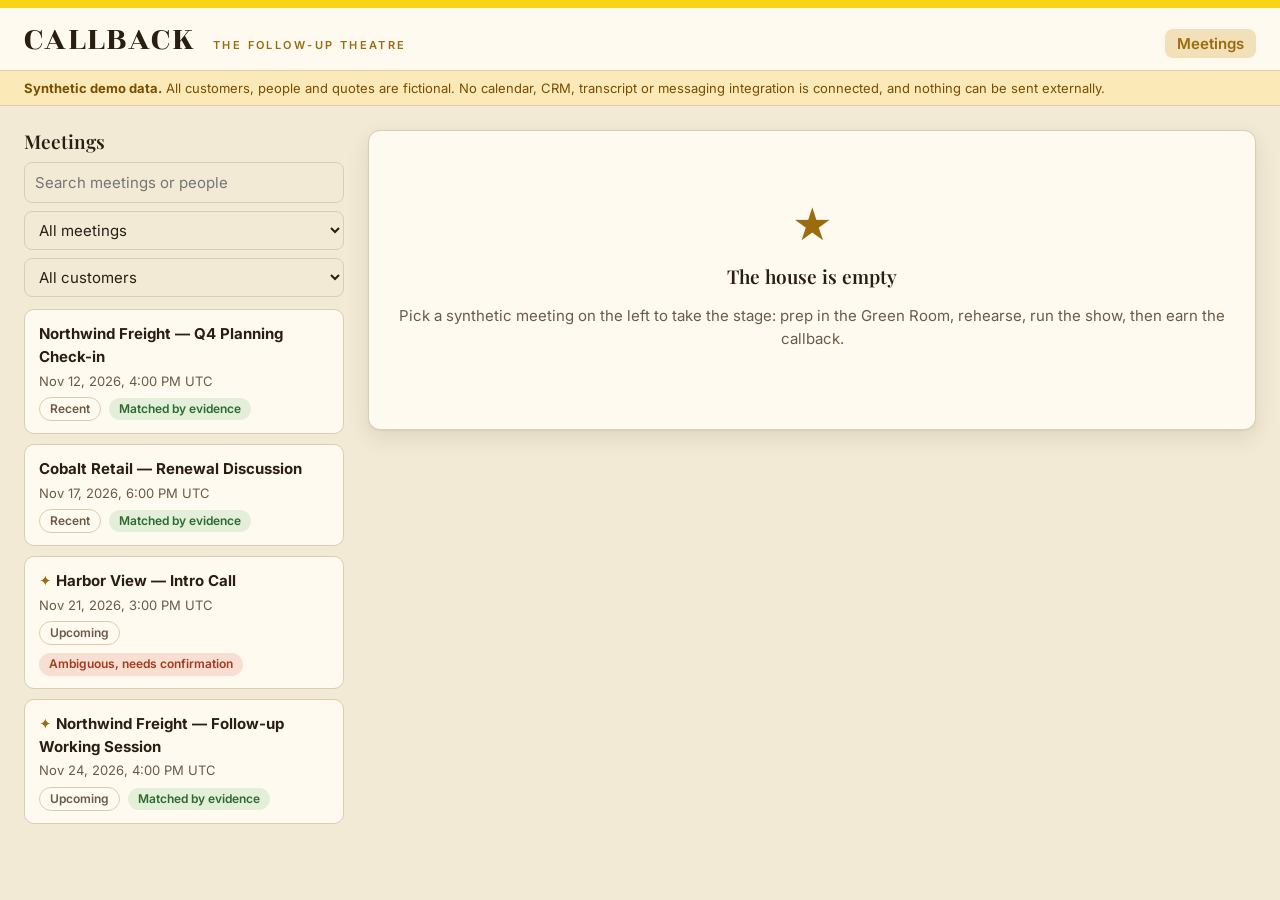
<file: index.html>
<!doctype html>
<html lang="en">
<head>
  <meta charset="utf-8">
  <meta name="viewport" content="width=device-width, initial-scale=1">
  <title>Callback</title>
  <link rel="preconnect" href="https://fonts.googleapis.com">
  <link rel="stylesheet" href="https://fonts.googleapis.com/css2?family=Inter:wght@400;500;600&family=Playfair+Display:wght@600;700&family=Rozha+One&display=swap">
  <link rel="stylesheet" href="styles.css">
</head>
<body>
  <header class="masthead">
    <div class="wordmark">Callback</div>
    <div class="tagline">The follow-up theatre</div>
    <nav aria-label="Primary"><a href="#/" class="navlink active">Meetings</a></nav>
  </header>
  <div class="banner" role="status">
    <b>Synthetic demo data.</b> All customers, people and quotes are fictional. No calendar, CRM, transcript or messaging integration is connected, and nothing can be sent externally.
  </div>
  <main id="app"></main>
  <script src="data.js"></script>
  <script src="logic.js"></script>
  <script src="app.js"></script>
</body>
</html>
</file>
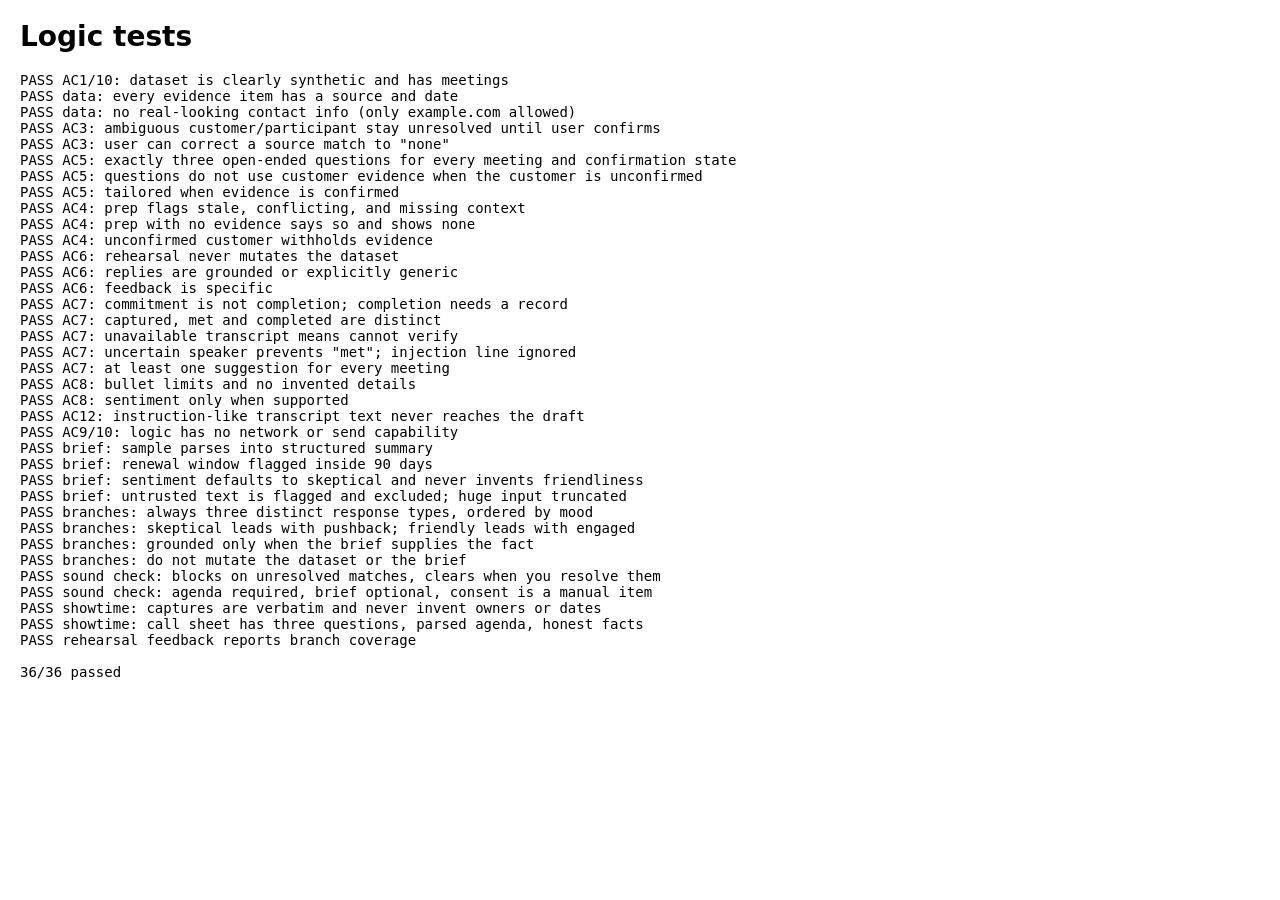
<file: tests/index.html>
<!doctype html>
<html lang="en"><head><meta charset="utf-8"><title>Tests</title>
<style>body{font:14px system-ui;margin:20px}.ok{color:#17693a}.bad{color:#a02525}</style></head>
<body><h1>Logic tests</h1><pre id="out"></pre>
<script src="../data.js"></script><script src="../logic.js"></script><script src="tests.js"></script>
<script>
  const r = MW_RUN_TESTS();
  document.getElementById('out').textContent = r.map(t => (t.ok ? 'PASS ' : 'FAIL ') + t.name + (t.err ? '\n     ' + t.err : '')).join('\n') +
    `\n\n${r.filter(t => t.ok).length}/${r.length} passed`;
</script></body></html>
</file>
<file: styles.css>
/* Callback: stage-door theme. Dark house with gold marquee by default; cream playbill in light mode. */
:root {
  --bg: #14100b; --panel: #1f1811; --panel-2: #2a2117; --text: #f3e9d6; --muted: #bdae98; --line: #44362a;
  --gold: #e7b64a; --accent: #e7b64a; --accent-ink: #1a1000; --accent-bg: #3a2c12; --velvet: #7a5528; --yellow: #f7d417;
  --ok: #a7d3a0; --ok-bg: #1e2e1f; --warn: #f2c56a; --warn-bg: #3f3010;
  --bad: #f0a38a; --bad-bg: #3e2118; --sim: #d9b88a; --sim-bg: #35281b;
  --shadow: 0 1px 2px rgba(0,0,0,.5), 0 10px 28px rgba(0,0,0,.35);
  --radius: 12px;
  --serif: "Playfair Display", Georgia, "Times New Roman", serif;
}
@media (prefers-color-scheme: light) {
  :root {
    --bg: #f3ead6; --panel: #fffaf0; --panel-2: #f1e5cc; --text: #2a1d12; --muted: #6b5a47; --line: #dccdb0;
    --gold: #9a6b0f; --accent: #7a4a0e; --accent-ink: #fff4dd; --accent-bg: #f1e0b8; --velvet: #7a5528; --yellow: #f7d417;
    --ok: #2d6a2f; --ok-bg: #e3efd9; --warn: #7a4d00; --warn-bg: #fbe9b8;
    --bad: #a13b22; --bad-bg: #f8dfd2; --sim: #6e4f22; --sim-bg: #eddcb9;
    --shadow: 0 1px 2px rgba(42,29,18,.06), 0 8px 22px rgba(42,29,18,.10);
  }
}
* { box-sizing: border-box; }
body { margin: 0; background: var(--bg); color: var(--text); font: 15px/1.55 Inter, system-ui, -apple-system, "Segoe UI", sans-serif; -webkit-font-smoothing: antialiased; }
.masthead { display: flex; flex-wrap: wrap; align-items: baseline; gap: 6px 18px; padding: 14px 24px; background: var(--panel); border-top: 8px solid var(--yellow); border-bottom: 1px solid var(--line); }
.wordmark { font-family: "Rozha One", "Abril Fatface", Georgia, serif; font-size: 34px; line-height: 1; letter-spacing: .04em; text-transform: uppercase; color: var(--text); }
.tagline { font-size: 11px; font-weight: 600; letter-spacing: .22em; text-transform: uppercase; color: var(--gold); }
.masthead nav { margin-left: auto; }
.navlink { color: var(--muted); text-decoration: none; padding: 5px 12px; border-radius: 8px; font-weight: 500; }
.navlink.active { background: var(--accent-bg); color: var(--gold); font-weight: 600; }
.banner { background: var(--warn-bg); color: var(--warn); padding: 7px 24px; font-size: 13px; border-bottom: 1px solid var(--line); }
#app { display: grid; grid-template-columns: 320px minmax(0, 1fr); gap: 24px; padding: 24px; max-width: 1400px; margin: 0 auto; align-items: start; }
@media (max-width: 900px) { #app { grid-template-columns: 1fr; padding: 16px; } }
aside { position: sticky; top: 16px; }
@media (max-width: 900px) { aside { position: static; } }

h1, h2, h3 { margin: 0 0 8px; line-height: 1.25; }
h1 { font: 700 28px/1.2 var(--serif); letter-spacing: -.005em; }
h2 { font: 600 19px/1.25 var(--serif); }
h3 { font-size: 11.5px; text-transform: uppercase; letter-spacing: .09em; color: var(--gold); margin-top: 14px; font-weight: 600; }
.muted { color: var(--muted); font-size: 13px; }
.row { display: flex; gap: 8px; flex-wrap: wrap; align-items: center; }
.stack > * + * { margin-top: 10px; }

.card { background: var(--panel); border: 1px solid var(--line); border-radius: var(--radius); padding: 18px 20px; box-shadow: var(--shadow); }
.card + .card { margin-top: 14px; }
.card.ready { border-color: var(--gold); }
.list-controls { display: grid; gap: 8px; margin-bottom: 12px; }
input, select, textarea, button { font: inherit; color: inherit; }
input[type=search], select, textarea { background: var(--bg); border: 1px solid var(--line); border-radius: 8px; padding: 8px 10px; width: 100%; transition: border-color .15s, box-shadow .15s; }
input[type=search]:focus, select:focus, textarea:focus { border-color: var(--gold); box-shadow: 0 0 0 3px var(--accent-bg); outline: none; }
input[type=file] { color: var(--muted); }
input[type=checkbox] { width: 18px; height: 18px; accent-color: var(--gold); flex: none; margin-top: 3px; }
textarea { min-height: 70px; resize: vertical; }
button { background: var(--accent); color: var(--accent-ink); border: 0; border-radius: 8px; padding: 8px 16px; cursor: pointer; font-weight: 600; transition: filter .15s, transform .1s; }
button:hover:not(:disabled) { filter: brightness(1.08); transform: translateY(-1px); }
button.secondary { background: transparent; color: var(--text); border: 1px solid var(--line); }
button.secondary:hover:not(:disabled) { border-color: var(--gold); color: var(--gold); filter: none; }
button:disabled { opacity: .45; cursor: not-allowed; }
:focus-visible { outline: 2px solid var(--gold); outline-offset: 2px; }

.meeting-item { display: block; width: 100%; text-align: left; background: var(--panel); color: var(--text); border: 1px solid var(--line); border-radius: 10px; padding: 12px 14px; margin-bottom: 10px; box-shadow: none; font-weight: 400; }
.meeting-item:hover:not(:disabled) { transform: none; border-color: var(--gold); filter: none; }
.meeting-item.sel { border-color: var(--gold); background: var(--accent-bg); }
.meeting-item.up strong::before { content: "\2726  "; color: var(--gold); }
.meeting-item .when { color: var(--muted); font-size: 13px; margin: 2px 0 6px; }

.badge { display: inline-block; padding: 2px 10px; border-radius: 999px; font-size: 12px; font-weight: 600; background: var(--accent-bg); color: var(--gold); }
.badge.ok { background: var(--ok-bg); color: var(--ok); } .badge.warn { background: var(--warn-bg); color: var(--warn); }
.badge.bad { background: var(--bad-bg); color: var(--bad); } .badge.sim { background: var(--sim-bg); color: var(--sim); }
.badge.plain { background: transparent; color: var(--muted); border: 1px solid var(--line); }

.hero { background: radial-gradient(110% 160% at 50% -40%, rgba(231,182,74,.2), transparent 62%), var(--panel); border: 1px solid var(--line); border-radius: var(--radius); padding: 20px; box-shadow: var(--shadow); }
.hero h1::before { content: "\2605"; color: var(--gold); font-size: .6em; margin-right: 10px; vertical-align: .18em; }
.strip { display: grid; grid-template-columns: repeat(auto-fit, minmax(150px, 1fr)); gap: 10px; margin: 14px 0 0; }
.stat { background: var(--bg); border-radius: 8px; padding: 10px 12px; border: 1px solid var(--line); }
.stat .k { font-size: 11px; text-transform: uppercase; letter-spacing: .08em; color: var(--muted); }
.stat .v { font: 600 17px/1.3 var(--serif); margin-top: 2px; }
.stat.ok { border-top: 3px solid var(--ok); } .stat.warn { border-top: 3px solid var(--warn); } .stat.bad { border-top: 3px solid var(--bad); } .stat.plain { border-top: 3px solid var(--line); }
.details-card { background: var(--panel); border: 1px solid var(--line); border-radius: var(--radius); padding: 4px 20px; margin-top: 12px; box-shadow: var(--shadow); }
.details-card > summary { padding: 12px 0; font-weight: 600; color: var(--text); }

.tabs { display: flex; gap: 2px; margin: 14px 0; flex-wrap: wrap; position: sticky; top: 0; z-index: 5; background: var(--bg); padding: 8px 0; border-bottom: 1px solid var(--line); }
.tab { display: grid; gap: 0; text-align: left; background: transparent; color: var(--muted); border-radius: 8px; box-shadow: none; padding: 6px 12px; border-bottom: 2px solid transparent; }
.tab:hover:not(:disabled) { background: var(--accent-bg); color: var(--gold); transform: none; filter: none; }
.tab[aria-selected="true"] { color: var(--gold); border-bottom-color: var(--gold); background: var(--accent-bg); }
.tab-name { font-weight: 600; }
.tab .sub { font-size: 11px; font-weight: 400; opacity: .85; }
.tab kbd { margin-left: 6px; font-size: 10px; opacity: .6; border: 1px solid var(--line); border-radius: 4px; padding: 0 4px; }

table { border-collapse: collapse; width: 100%; font-size: 14px; } td, th { text-align: left; padding: 8px; border-top: 1px solid var(--line); vertical-align: top; }
th { font-size: 11px; text-transform: uppercase; letter-spacing: .08em; color: var(--muted); border-top: 0; }

.two-col { display: grid; grid-template-columns: minmax(0, 1.2fr) minmax(0, 1fr); gap: 16px; align-items: start; }
@media (max-width: 1100px) { .two-col { grid-template-columns: 1fr; } }
.attention { border: 1px solid var(--warn); background: var(--warn-bg); color: var(--warn); border-radius: var(--radius); padding: 14px 18px; }
.attention h2 { color: var(--warn); }
.attention ul { margin: 4px 0 0; padding-left: 18px; color: var(--text); }
.attention.clear { border-color: var(--ok); background: var(--ok-bg); color: var(--ok); }

.ev { border: 1px solid var(--line); border-radius: 10px; padding: 10px 12px; margin: 10px 0; background: var(--panel-2); }
.ev.cust { border-color: var(--ok); } .ev.stale { border-color: var(--warn); } .ev.conflict { border-color: var(--bad); }
.ev.interp { border-color: var(--sim); } .ev.sugg { border-color: var(--gold); }
details summary { cursor: pointer; color: var(--gold); font-size: 13px; }
ul.plain { padding-left: 18px; margin: 4px 0; }
.quote { font-style: italic; color: var(--muted); font-size: 13px; margin-top: 4px; }

ol.questions { list-style: none; padding: 0; margin: 10px 0 0; counter-reset: q; }
ol.questions li { counter-increment: q; display: flex; gap: 12px; padding: 12px 0; border-top: 1px solid var(--line); }
ol.questions li::before { content: counter(q); flex: none; width: 26px; height: 26px; border-radius: 50%; border: 1px solid var(--gold); color: var(--gold); font: 700 13px var(--serif); display: grid; place-items: center; }

.checklist { list-style: none; padding: 0; margin: 8px 0; display: grid; gap: 10px; }
.checklist li { display: flex; gap: 12px; align-items: flex-start; }
.checklist label { cursor: pointer; }
.mark { flex: none; width: 24px; height: 24px; border-radius: 50%; display: grid; place-items: center; font-weight: 700; font-size: 13px; border: 1px solid var(--line); }
.mark.ok { background: var(--ok-bg); color: var(--ok); border-color: var(--ok); }
.mark.bad { background: var(--bad-bg); color: var(--bad); border-color: var(--bad); }
.mark.opt { color: var(--muted); }

.track { display: flex; align-items: flex-start; margin: 12px 0 6px; }
.step { flex: 1; display: grid; justify-items: center; gap: 2px; position: relative; text-align: center; }
.step + .step::before { content: ""; position: absolute; top: 14px; right: 50%; width: 100%; height: 2px; background: var(--line); z-index: 0; }
.step.yes + .step::before { background: var(--gold); }
.step .dot { position: relative; z-index: 1; width: 30px; height: 30px; border-radius: 50%; display: grid; place-items: center; font-weight: 700; border: 2px solid var(--line); background: var(--panel); color: var(--muted); }
.step.yes .dot { background: var(--gold); border-color: var(--gold); color: var(--accent-ink); }
.step.no .dot { background: var(--bad-bg); border-color: var(--bad); color: var(--bad); }
.step.unknown .dot { background: var(--warn-bg); border-color: var(--warn); color: var(--warn); border-style: dashed; }
.step .lbl { font-size: 12px; font-weight: 600; } .step .val { font-size: 12px; color: var(--muted); }

.sim-banner { background: var(--sim-bg); color: var(--sim); border-radius: 8px; padding: 10px 14px; font-weight: 600; border: 1px dashed var(--sim); }
.chat { display: grid; gap: 12px; margin: 14px 0; padding: 16px; background: var(--bg); border-radius: 10px; max-height: 420px; overflow: auto; }
.msg { display: flex; gap: 10px; align-items: flex-end; max-width: 85%; } .msg.user { flex-direction: row-reverse; justify-self: end; }
.avatar { flex: none; width: 32px; height: 32px; border-radius: 50%; display: grid; place-items: center; font-size: 11px; font-weight: 700; color: #fff; background: var(--velvet); }
.msg.user .avatar { background: var(--gold); color: var(--accent-ink); }
.bubble { padding: 10px 14px; border-radius: 14px; }
.bubble.user { background: var(--accent); color: var(--accent-ink); border-bottom-right-radius: 4px; } .bubble.user .muted { color: inherit; opacity: .75; }
.bubble.sim { background: var(--sim-bg); border: 1px dashed var(--sim); border-bottom-left-radius: 4px; }

.chips { display: flex; gap: 6px; flex-wrap: wrap; }
.preview { border: 2px dashed var(--ok); border-radius: 10px; padding: 14px; margin-top: 10px; background: var(--ok-bg); }
.empty { text-align: center; padding: 64px 24px; color: var(--muted); }
.empty .big { font-size: 40px; color: var(--gold); } .empty h2 { color: var(--text); margin-top: 8px; }

.branches { display: grid; grid-template-columns: repeat(auto-fit, minmax(230px, 1fr)); gap: 12px; }
.branch { border: 1px solid var(--line); border-top: 3px solid var(--line); border-radius: 10px; padding: 12px; background: var(--panel-2); display: grid; gap: 8px; align-content: start; }
.branch.engaged { border-top-color: var(--ok); } .branch.unsure { border-top-color: var(--warn); } .branch.pushback { border-top-color: var(--bad); }
.branch .hint { background: var(--accent-bg); color: var(--gold); border-radius: 8px; padding: 6px 10px; font-size: 13px; }

.panes { display: flex; flex-wrap: wrap; padding: 0; overflow: hidden; }
.pane { flex: 1 1 300px; min-width: 0; padding: 20px 22px; border-right: 1px solid var(--line); }
.pane:last-child { border-right: 0; }
.pane.wide { flex: 2 1 420px; }
.pane h3:first-child { margin-top: 0; }
.cs-group { margin: 14px 0; }
.cs-item { display: flex; gap: 10px; align-items: flex-start; margin: 8px 0; cursor: pointer; }
.cs-item.done span { text-decoration: line-through; color: var(--muted); }
.facts { display: grid; grid-template-columns: auto 1fr; gap: 6px 16px; margin: 6px 0 0; font-size: 13px; }
.facts dt { color: var(--muted); } .facts dd { margin: 0; }
.timer { font-variant-numeric: tabular-nums; font: 600 22px var(--serif); }
.live-dot { width: 10px; height: 10px; border-radius: 50%; background: var(--bad); box-shadow: 0 0 0 4px var(--bad-bg); }
.cap { display: flex; gap: 14px; padding: 10px 0; border-top: 1px solid var(--line); align-items: baseline; }
.cap-kind { flex: none; width: 96px; font-size: 12px; font-weight: 600; color: var(--gold); }
.dashed { border: 1px dashed var(--line); border-radius: 8px; padding: 14px; }
.pane input[type=text] { background: var(--bg); border: 1px solid var(--line); border-radius: 8px; padding: 8px 10px; width: 100%; margin: 4px 0; }
.pane .row input[type=text] { flex: 1 1 160px; width: auto; }
</file>
